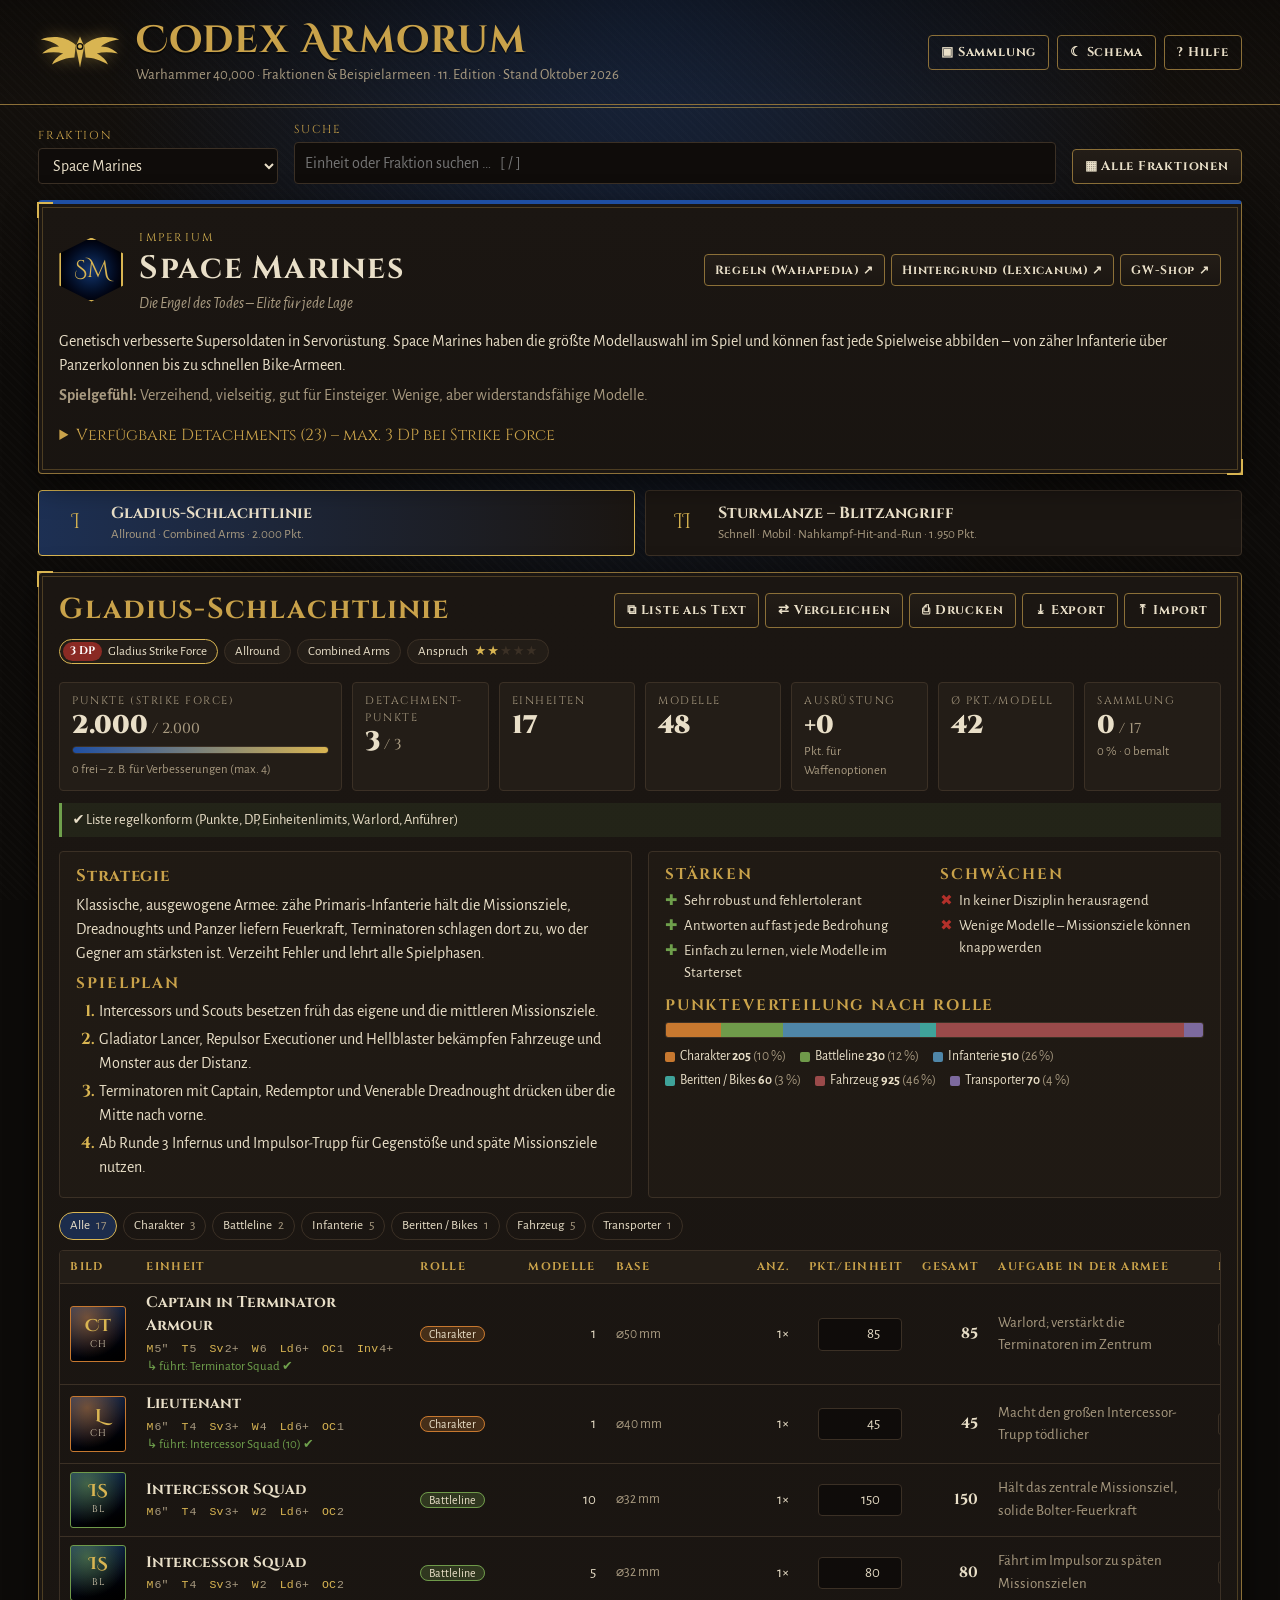
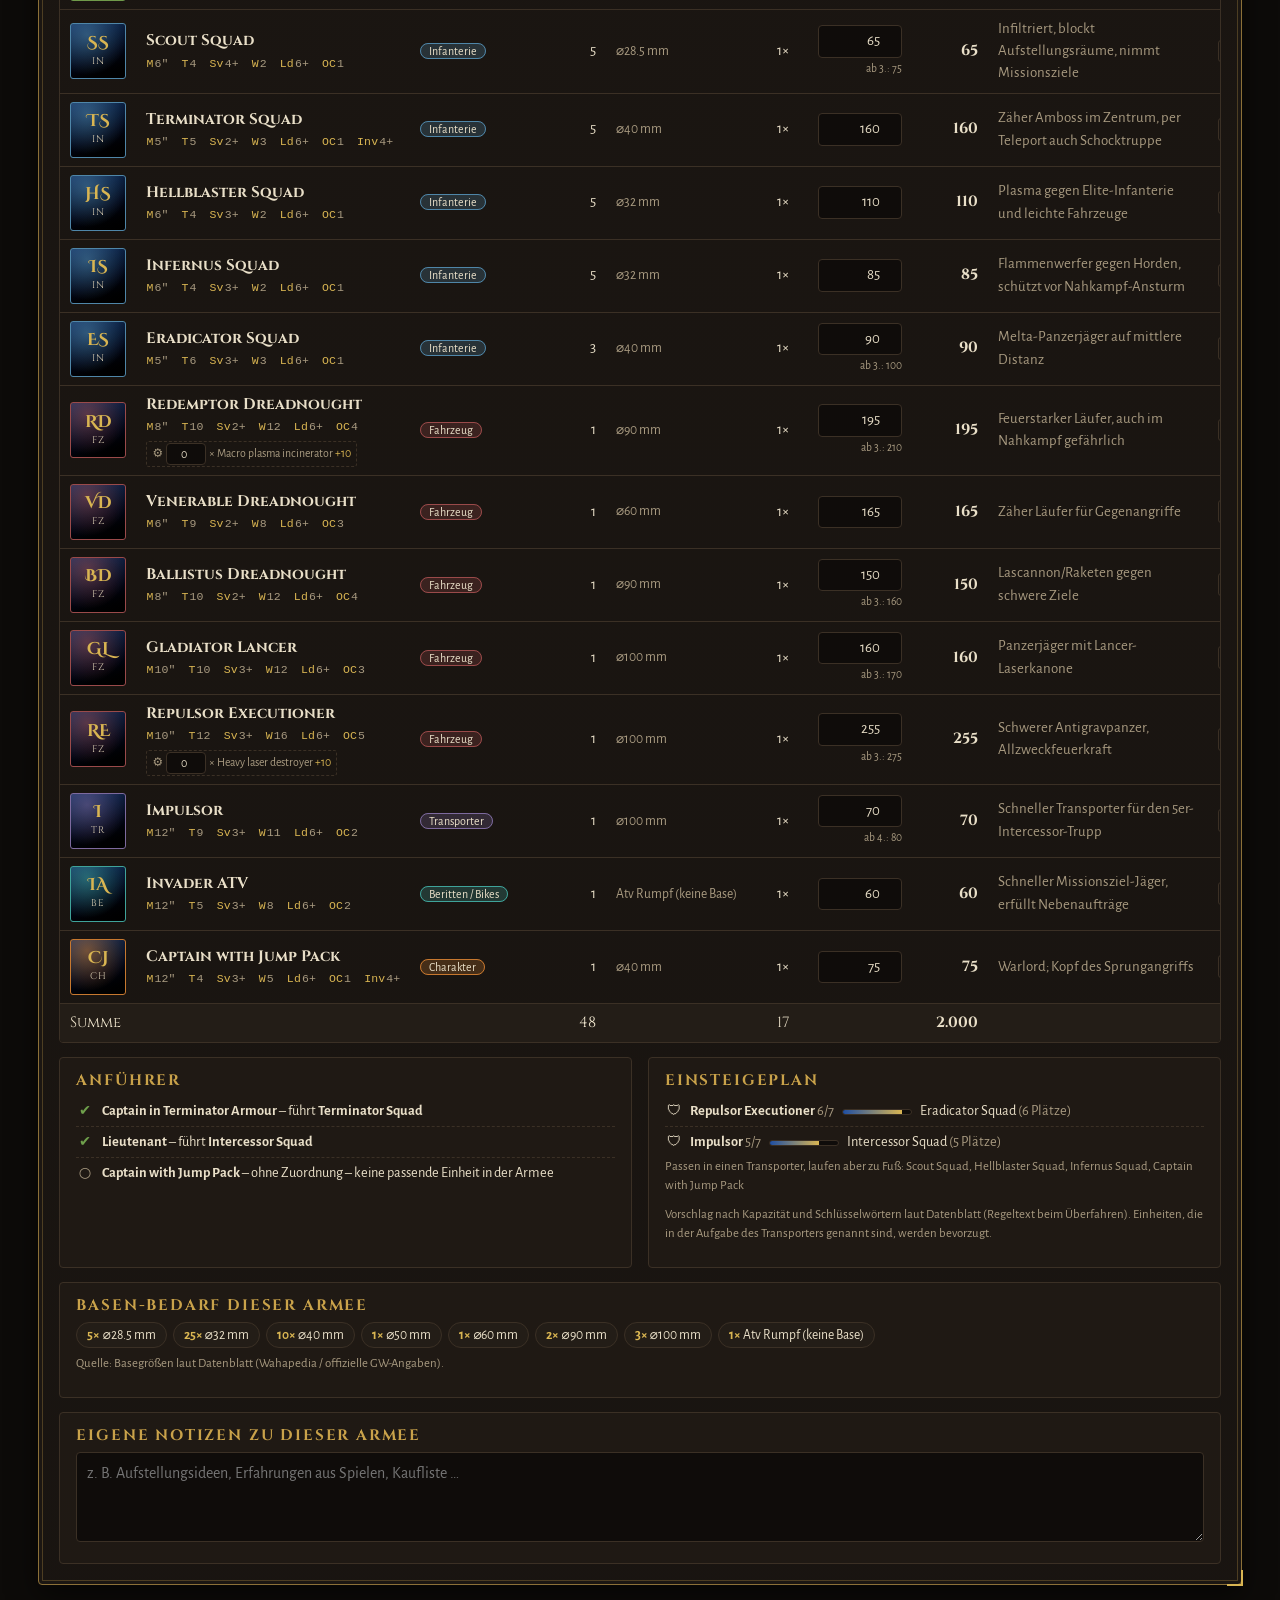
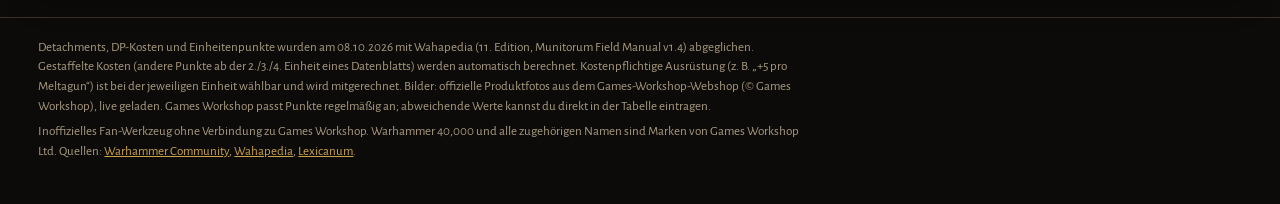
<file: index.html>
<!doctype html>
<html lang="de" data-theme="dark">
<head>
  <meta charset="utf-8">
  <meta name="viewport" content="width=device-width, initial-scale=1">
  <title>Codex Armorum – Warhammer 40k Armee-Kompendium</title>
  <meta name="description" content="Fraktionen und Beispielarmeen für Warhammer 40,000 (11. Edition) mit Punkten, Strategien und Links.">
  <link rel="preconnect" href="https://fonts.googleapis.com">
  <link rel="preconnect" href="https://fonts.gstatic.com" crossorigin>
  <link href="https://fonts.googleapis.com/css2?family=Cinzel:wght@500;700;900&family=Cinzel+Decorative:wght@700;900&family=Alegreya+Sans:ital,wght@0,400;0,500;0,700;1,400&display=swap" rel="stylesheet">
  <link rel="stylesheet" href="assets/css/theme.css">
</head>
<body>
  <header class="site-header">
    <div class="brand">
      <svg class="emblem" viewBox="0 0 120 60" aria-hidden="true">
        <g fill="currentColor">
          <path d="M60 8 L66 22 L60 52 L54 22 Z"/>
          <path d="M54 20 C40 8 22 6 4 12 C18 14 26 18 30 22 C20 22 12 26 6 32 C18 30 28 30 36 32 C28 36 22 42 20 48 C30 42 42 38 52 38 Z"/>
          <path d="M66 20 C80 8 98 6 116 12 C102 14 94 18 90 22 C100 22 108 26 114 32 C102 30 92 30 84 32 C92 36 98 42 100 48 C90 42 78 38 68 38 Z"/>
          <circle cx="60" cy="22" r="5" fill="var(--bg)"/>
          <circle cx="60" cy="22" r="3"/>
        </g>
      </svg>
      <div>
        <h1>Codex Armorum</h1>
        <p class="subtitle">Warhammer 40,000 · Fraktionen &amp; Beispielarmeen · <span id="editionInfo"></span></p>
      </div>
    </div>
    <div class="header-actions">
      <button class="btn ghost" id="btnCollection" title="Sammlung über alle Fraktionen (S)">▣ Sammlung</button>
      <button class="btn ghost" id="btnTheme" title="Farbschema wechseln (T)">☾ Schema</button>
      <button class="btn ghost" id="btnHelp" title="Hilfe (?)">? Hilfe</button>
    </div>
  </header>

  <section class="toolbar" aria-label="Auswahl">
    <div class="field">
      <label for="factionSelect">Fraktion</label>
      <select id="factionSelect"></select>
    </div>
    <div class="field grow search">
      <label for="globalSearch">Suche</label>
      <input id="globalSearch" type="search" autocomplete="off" placeholder="Einheit oder Fraktion suchen …   [ / ]">
      <div id="searchResults" class="search-results" hidden></div>
    </div>
    <div class="field">
      <label>&nbsp;</label>
      <button class="btn" id="btnGrid" aria-expanded="false">▦ Alle Fraktionen</button>
    </div>
  </section>

  <section id="factionGrid" class="faction-grid" hidden></section>

  <main id="main">
    <section id="factionPanel" class="panel faction-panel"></section>
    <nav id="armyTabs" class="army-tabs" aria-label="Armeen"></nav>
    <section id="armyPanel"></section>
  </main>

  <footer class="site-footer">
    <p id="pointsNote"></p>
    <p>
      Inoffizielles Fan-Werkzeug ohne Verbindung zu Games Workshop. Warhammer 40,000 und alle zugehörigen Namen sind
      Marken von Games Workshop Ltd. Quellen: <a href="https://www.warhammer-community.com/de-de/" target="_blank" rel="noopener">Warhammer Community</a>,
      <a href="https://wahapedia.ru/wh40k11ed/the-rules/core-rules/" target="_blank" rel="noopener">Wahapedia</a>,
      <a href="https://wh40k.lexicanum.com/" target="_blank" rel="noopener">Lexicanum</a>.
    </p>
  </footer>

  <!-- Dialoge -->
  <dialog id="dlgText" class="dlg">
    <form method="dialog" class="dlg-inner">
      <h3>Armeeliste als Text</h3>
      <textarea id="listText" rows="18" readonly></textarea>
      <div class="dlg-actions">
        <button type="button" class="btn" id="btnCopy">⧉ In Zwischenablage</button>
        <button class="btn ghost">Schließen</button>
      </div>
    </form>
  </dialog>

  <dialog id="dlgCompare" class="dlg wide">
    <form method="dialog" class="dlg-inner">
      <h3>Armeen vergleichen</h3>
      <div class="compare-pick">
        <select id="cmpA"></select>
        <span>vs.</span>
        <select id="cmpB"></select>
      </div>
      <div id="compareBody"></div>
      <div class="dlg-actions"><button class="btn ghost">Schließen</button></div>
    </form>
  </dialog>

  <dialog id="dlgCollection" class="dlg wide">
    <form method="dialog" class="dlg-inner">
      <h3>Meine Sammlung</h3>
      <label class="muted small"><input type="checkbox" id="colAll"> Auch Fraktionen ohne Sammlung anzeigen</label>
      <div id="collectionBody"></div>
      <div class="dlg-actions"><button class="btn ghost">Schließen</button></div>
    </form>
  </dialog>

  <dialog id="dlgHelp" class="dlg">
    <form method="dialog" class="dlg-inner">
      <h3>Bedienung</h3>
      <ul class="help-list">
        <li><b>Fraktion &amp; Armee</b> wählst du oben bzw. über die Reiter. Die Adresszeile merkt sich die Auswahl (Lesezeichen möglich).</li>
        <li><b>Suche</b> <kbd>/</kbd> findet Einheiten über alle Fraktionen hinweg und springt direkt zur Zeile.</li>
        <li><b>Punkte anpassen:</b> Wert in der Spalte „Pkt./Einheit“ ändern – gilt für diese Einheit in allen Listen der Fraktion. Geänderte Werte sind markiert und lassen sich zurücksetzen.</li>
        <li><b>Sammlung:</b> Kreis-Symbol klicken: Fehlt → Vorhanden → Bemalt. Daneben trägst du ein, wie viele Einheiten du besitzt. „▣ Sammlung“ <kbd>S</kbd> zeigt über alle Fraktionen, welche Armeen du schon spielen kannst und was noch fehlt.</li>
        <li><b>Anführer &amp; Einsteigeplan</b> unter der Tabelle prüfen, ob Charaktere ihre Einheit laut Datenblatt führen dürfen, und schlagen vor, wer in welchen Transporter passt.</li>
        <li><b>Eigene Bilder:</b> auf das Platzhalterbild klicken und eine Bild-URL einfügen (z. B. von deinem eigenen Foto oder aus dem Shop).</li>
        <li><b>Rollenfilter &amp; Sortierung:</b> Chips über der Tabelle bzw. Klick auf die Spaltenköpfe.</li>
        <li><b>Export/Import</b> sichert deine Punkte, Sammlung, Bilder und Notizen als JSON-Datei.</li>
        <li>Tastatur: <kbd>/</kbd> Suche · <kbd>←</kbd>/<kbd>→</kbd> Armee wechseln · <kbd>T</kbd> Farbschema · <kbd>?</kbd> Hilfe · <kbd>Esc</kbd> schließen</li>
      </ul>
      <div class="dlg-actions"><button class="btn ghost">Schließen</button></div>
    </form>
  </dialog>

  <input type="file" id="importFile" accept="application/json,.json" hidden>
  <div id="toast" class="toast" role="status" aria-live="polite"></div>
  <figure id="imgPreview" class="img-preview" hidden><img alt=""><figcaption></figcaption></figure>

  <script src="assets/js/core.js"></script>
  <script src="data/config.js"></script>
  <script src="data/manifest.js"></script>
  <script src="data/images.js"></script>
  <script src="data/datasheets.js"></script>
  <script src="assets/js/app.js"></script>
</body>
</html>
</file>
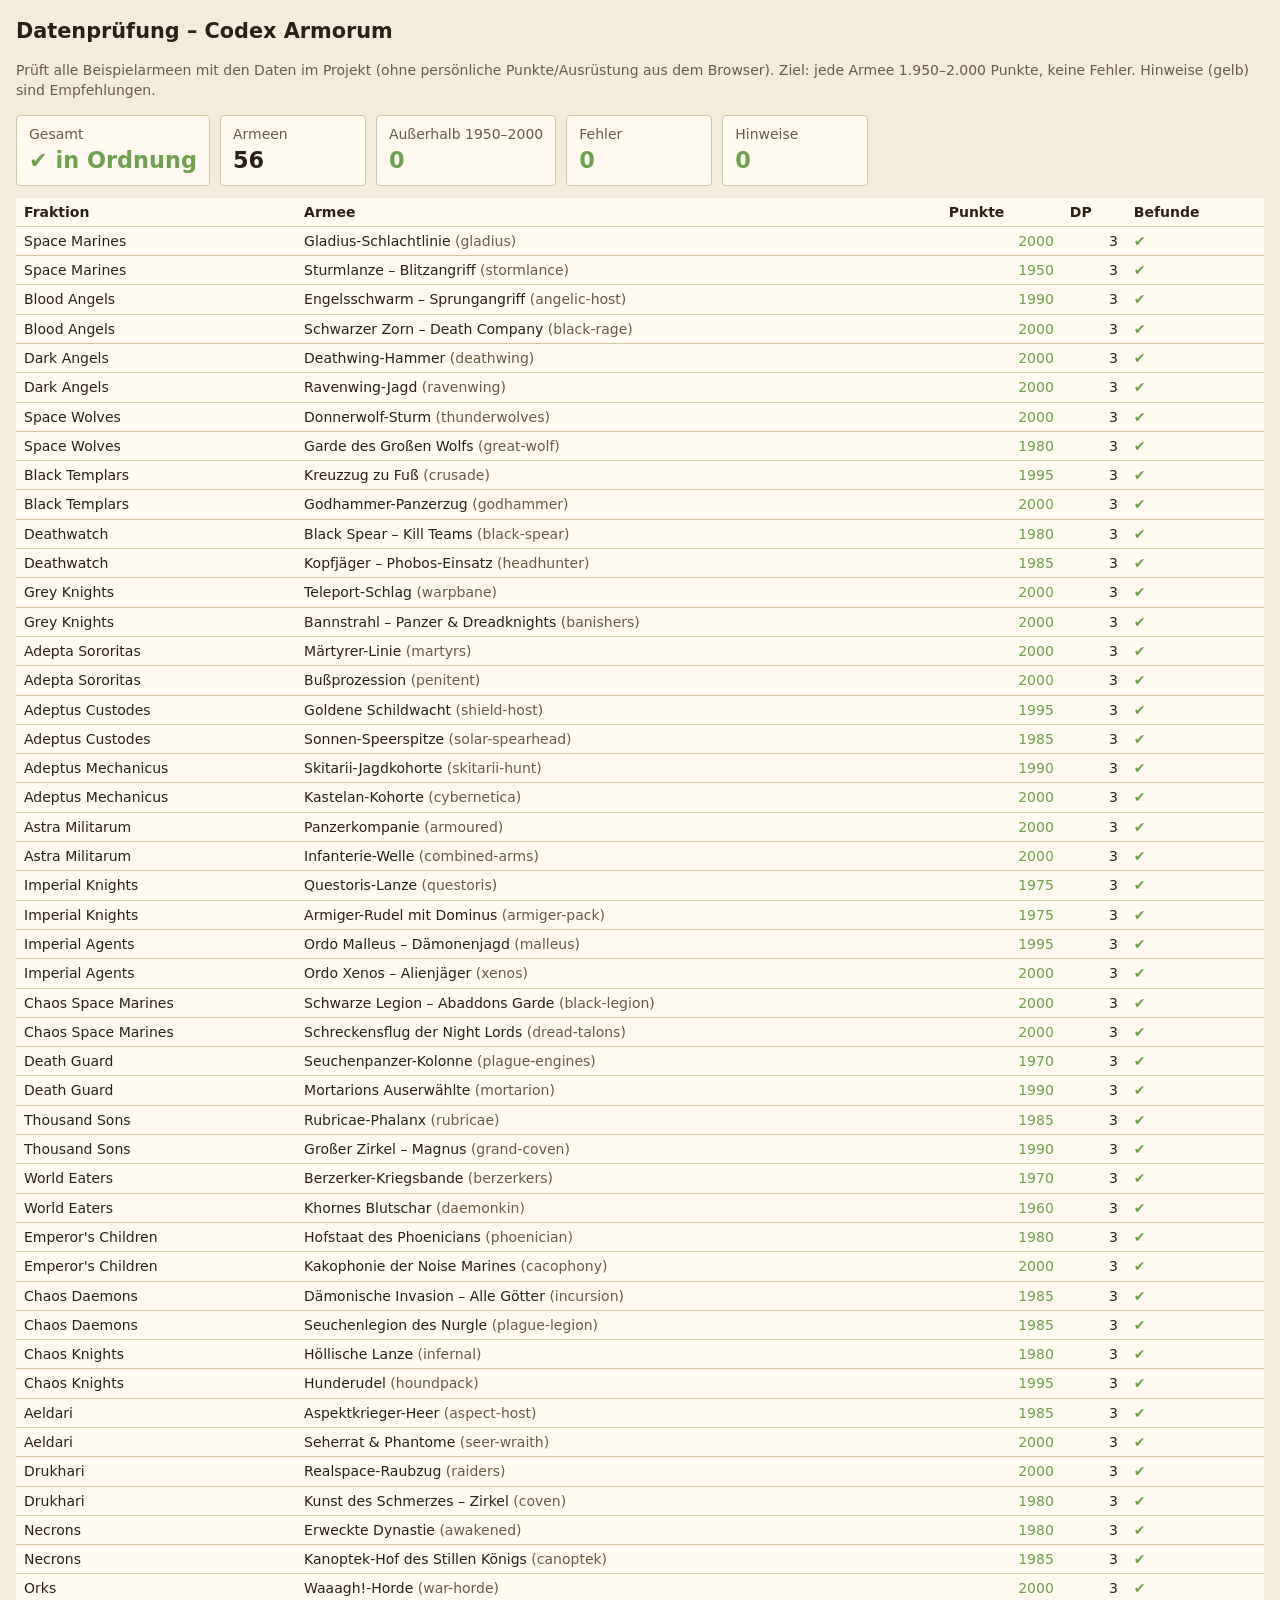
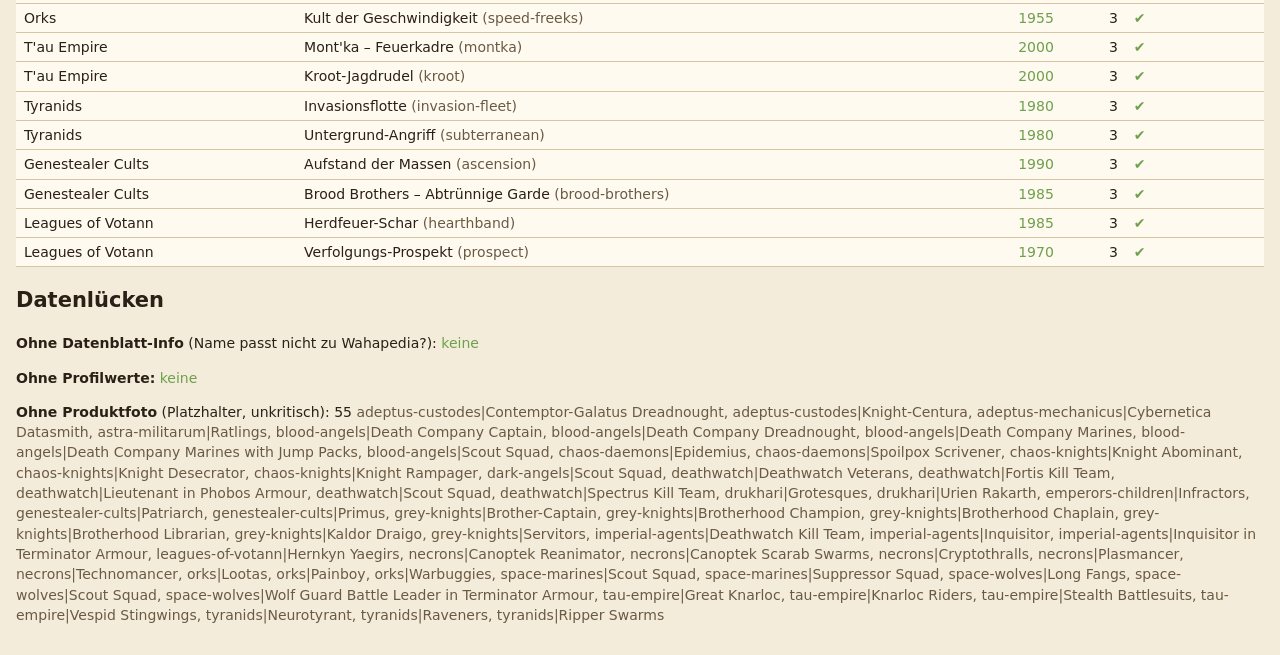
<file: tools/validate.html>
<!doctype html>
<html lang="de">
<head>
  <meta charset="utf-8">
  <meta name="viewport" content="width=device-width, initial-scale=1">
  <title>Datenprüfung – Codex Armorum</title>
  <style>
    :root { --bg: #14110e; --panel: #1f1a15; --line: #3b3025; --text: #e9dfc8; --dim: #a89a80; --ok: #6fa04c; --err: #c8443c; --warn: #c9a227; }
    @media (prefers-color-scheme: light) { :root { --bg: #f4ecda; --panel: #fffaf0; --line: #d6c5a0; --text: #2a2016; --dim: #6a5a44; } }
    body { margin: 0; padding: 16px; background: var(--bg); color: var(--text); font: 14px/1.45 system-ui, 'Segoe UI', sans-serif; }
    h1 { font-size: 1.3rem; margin: 0 0 4px; } .dim { color: var(--dim); }
    .summary { display: flex; flex-wrap: wrap; gap: 10px; margin: 12px 0; }
    .box { background: var(--panel); border: 1px solid var(--line); border-radius: 4px; padding: 8px 12px; min-width: 120px; }
    .box b { display: block; font-size: 1.4rem; }
    .ok { color: var(--ok); } .err { color: var(--err); } .warn { color: var(--warn); }
    table { border-collapse: collapse; width: 100%; background: var(--panel); }
    th, td { border-bottom: 1px solid var(--line); padding: 4px 8px; text-align: left; vertical-align: top; }
    th { position: sticky; top: 0; background: var(--panel); }
    td.num { text-align: right; white-space: nowrap; }
    ul { margin: 0; padding-left: 1.1em; }
    section { margin-top: 18px; }
  </style>
</head>
<body>
  <h1>Datenprüfung – Codex Armorum</h1>
  <p class="dim">Prüft alle Beispielarmeen mit den Daten im Projekt (ohne persönliche Punkte/Ausrüstung aus dem Browser).
    Ziel: jede Armee 1.950–2.000 Punkte, keine Fehler. Hinweise (gelb) sind Empfehlungen.</p>
  <div id="out">Lade Daten …</div>

  <script>window.WH40K_EPHEMERAL = true;</script>
  <script src="../assets/js/core.js"></script>
  <script src="../data/config.js"></script>
  <script src="../data/manifest.js"></script>
  <script src="../data/images.js"></script>
  <script src="../data/datasheets.js"></script>
  <script>
    (async function () {
      const W = window.WH40K;
      W.config.factionPath = '../data/factions/';
      const failed = await W.loadFactions();
      const LO = 1950, HI = 2000;
      const esc = W.util.esc;
      const rows = [];
      const result = { armies: 0, errors: 0, hints: 0, pointsOutOfRange: 0, failedFiles: failed, missingSheet: [], missingImage: [], missingStats: [], details: [] };
      W.factions.forEach((f) => f.armies.forEach((a) => {
        const c = W.calc.army(f, a);
        const errors = c.warnings.filter((w) => w.level === 'error').map((w) => w.text);
        const hints = c.warnings.filter((w) => w.level !== 'error').map((w) => w.text);
        const oor = c.total < LO || c.total > HI;
        result.armies++; result.errors += errors.length; result.hints += hints.length; if (oor) result.pointsOutOfRange++;
        result.details.push({ army: f.id + '/' + a.id, total: c.total, dp: c.dp, errors, hints });
        rows.push('<tr><td>' + esc(f.name) + '</td><td>' + esc(a.name) + ' <span class="dim">(' + esc(a.id) + ')</span></td>' +
          '<td class="num ' + (oor ? 'err' : 'ok') + '">' + c.total + '</td><td class="num ' + (c.dp > c.size.dp ? 'err' : '') + '">' + c.dp + '</td>' +
          '<td>' + (errors.length ? '<ul class="err">' + errors.map((e) => '<li>' + esc(e) + '</li>').join('') + '</ul>' : '<span class="ok">✔</span>') +
          (hints.length ? '<ul class="warn">' + hints.map((e) => '<li>' + esc(e) + '</li>').join('') + '</ul>' : '') + '</td></tr>');
        a.units.forEach((u) => {
          const key = f.id + '|' + u.name;
          const s = W.util.sheetOf(f, u);
          if (!s) result.missingSheet.push(key);
          else if (!s.stats) result.missingStats.push(key);
          if (!W.util.productOf(u) && !u.image) result.missingImage.push(key);
        });
      }));
      ['missingSheet', 'missingImage', 'missingStats'].forEach((k) => { result[k] = [...new Set(result[k])].sort(); });
      window.__VALIDATION = result;   // für automatisierte Auswertung (z. B. durch Claude)

      const allOk = !result.errors && !result.pointsOutOfRange && !failed.length;
      document.getElementById('out').innerHTML =
        '<div class="summary">' +
          '<div class="box"><span class="dim">Gesamt</span><b class="' + (allOk ? 'ok' : 'err') + '">' + (allOk ? '✔ in Ordnung' : '✖ Probleme') + '</b></div>' +
          '<div class="box"><span class="dim">Armeen</span><b>' + result.armies + '</b></div>' +
          '<div class="box"><span class="dim">Außerhalb ' + LO + '–' + HI + '</span><b class="' + (result.pointsOutOfRange ? 'err' : 'ok') + '">' + result.pointsOutOfRange + '</b></div>' +
          '<div class="box"><span class="dim">Fehler</span><b class="' + (result.errors ? 'err' : 'ok') + '">' + result.errors + '</b></div>' +
          '<div class="box"><span class="dim">Hinweise</span><b class="' + (result.hints ? 'warn' : 'ok') + '">' + result.hints + '</b></div>' +
        '</div>' +
        (failed.length ? '<p class="err">Nicht ladbare Fraktionsdateien: ' + esc(failed.join(', ')) + ' (Syntaxfehler?)</p>' : '') +
        '<table><thead><tr><th>Fraktion</th><th>Armee</th><th>Punkte</th><th>DP</th><th>Befunde</th></tr></thead><tbody>' + rows.join('') + '</tbody></table>' +
        '<section><h2>Datenlücken</h2>' +
          '<p><b>Ohne Datenblatt-Info</b> (Name passt nicht zu Wahapedia?): ' + (result.missingSheet.length ? '<span class="err">' + esc(result.missingSheet.join(', ')) + '</span>' : '<span class="ok">keine</span>') + '</p>' +
          '<p><b>Ohne Profilwerte:</b> ' + (result.missingStats.length ? esc(result.missingStats.join(', ')) : '<span class="ok">keine</span>') + '</p>' +
          '<p><b>Ohne Produktfoto</b> (Platzhalter, unkritisch): ' + result.missingImage.length + ' <span class="dim">' + esc(result.missingImage.join(', ')) + '</span></p>' +
        '</section>';
    })();
  </script>
</body>
</html>
</file>
<file: assets/css/theme.css>
/* =====================================================================
 * Codex Armorum – Gothic-Grimdark-Theme
 * Farben als Tokens; --fc / --fc2 werden pro Fraktion von app.js gesetzt.
 * ===================================================================== */

:root {
  --font-display: 'Cinzel Decorative', 'Cinzel', 'Trajan Pro', Georgia, serif;
  --font-head: 'Cinzel', 'Trajan Pro', Georgia, serif;
  --font-body: 'Alegreya Sans', 'Segoe UI', system-ui, sans-serif;

  --fc: #8a1c1c;
  --fc2: #c9a24a;

  --radius: 4px;
  --gap: 16px;
}

:root[data-theme='dark'] {
  --bg: #0d0b09;
  --bg-2: #15110d;
  --panel: #1b1612;
  --panel-2: #231d17;
  --line: #3b3025;
  --gold: #c9a24a;
  --gold-dim: #8c7038;
  --text: #e9dfc8;
  --text-dim: #a89a80;
  --red: #b3302a;
  --green: #6fa04c;
  --shadow: 0 10px 30px rgba(0, 0, 0, 0.55);
  --input: #0f0c0a;
  --fc2-text: var(--fc2);
  color-scheme: dark;
}

:root[data-theme='light'] {
  --bg: #e8dcc2;
  --bg-2: #dccdac;
  --panel: #f4ecda;
  --panel-2: #ebdfc4;
  --line: #bca57a;
  --gold: #8a6420;
  --gold-dim: #a8884e;
  --text: #2a2016;
  --text-dim: #6a5a44;
  --red: #9a231d;
  --green: #4a7a2c;
  --shadow: 0 8px 22px rgba(70, 50, 20, 0.18);
  --input: #fffaf0;
  /* Fraktions-Akzent abgedunkelt, damit helle Akzente auf Pergament lesbar bleiben */
  --fc2-text: color-mix(in srgb, var(--fc2) 35%, #2a2016);
  color-scheme: light;
}

* { box-sizing: border-box; }

html, body { margin: 0; }

body {
  font-family: var(--font-body);
  font-size: 16px;
  line-height: 1.5;
  color: var(--text);
  background-color: var(--bg);
  background-image:
    radial-gradient(ellipse at 50% -10%, color-mix(in srgb, var(--fc) 35%, transparent), transparent 60%),
    repeating-linear-gradient(45deg, rgba(255, 255, 255, 0.012) 0 2px, transparent 2px 6px),
    linear-gradient(180deg, var(--bg-2), var(--bg) 40%);
  background-attachment: fixed;
  min-height: 100vh;
  transition: background-color 0.3s;
}

a { color: var(--gold); }
a:hover { color: var(--text); }

h1, h2, h3, h4, h5 { font-family: var(--font-head); letter-spacing: 0.04em; margin: 0 0 0.4em; line-height: 1.2; }
h4 { font-size: 0.95rem; color: var(--gold); text-transform: uppercase; letter-spacing: 0.12em; }
.muted { color: var(--text-dim); }

kbd {
  font-family: ui-monospace, monospace;
  font-size: 0.8em;
  border: 1px solid var(--line);
  border-bottom-width: 2px;
  border-radius: 3px;
  padding: 0 5px;
  background: var(--panel-2);
}

/* ---------- Header ---------- */
.site-header {
  display: flex;
  align-items: center;
  justify-content: space-between;
  gap: var(--gap);
  padding: 18px max(16px, 3vw);
  border-bottom: 1px solid var(--gold-dim);
  background: linear-gradient(180deg, rgba(0, 0, 0, 0.35), transparent);
  position: relative;
}
.site-header::after {
  content: '';
  position: absolute;
  left: 0; right: 0; bottom: -4px;
  height: 1px;
  background: linear-gradient(90deg, transparent, var(--fc2), transparent);
  opacity: 0.6;
}
.brand { display: flex; align-items: center; gap: 14px; min-width: 0; }
.emblem { width: 84px; height: 42px; color: var(--fc2); flex: none; filter: drop-shadow(0 0 8px color-mix(in srgb, var(--fc2) 40%, transparent)); }
.site-header h1 {
  font-family: var(--font-display);
  font-size: clamp(1.5rem, 3.4vw, 2.4rem);
  margin: 0;
  color: var(--gold);
  text-shadow: 0 2px 0 rgba(0, 0, 0, 0.5);
}
.subtitle { margin: 0; color: var(--text-dim); font-size: 0.92rem; }
.header-actions { display: flex; gap: 8px; flex: none; }

/* ---------- Buttons ---------- */
.btn {
  font-family: var(--font-head);
  font-size: 0.8rem;
  font-weight: 700;
  letter-spacing: 0.06em;
  color: var(--text);
  background: linear-gradient(180deg, var(--panel-2), var(--panel));
  border: 1px solid var(--gold-dim);
  border-radius: var(--radius);
  padding: 8px 12px;
  cursor: pointer;
  text-decoration: none;
  display: inline-flex;
  align-items: center;
  gap: 6px;
  white-space: nowrap;
  transition: border-color 0.15s, background 0.15s, transform 0.05s;
}
.btn:hover { border-color: var(--gold); background: var(--panel-2); color: var(--text); }
.btn:active { transform: translateY(1px); }
.btn.ghost { background: transparent; }
.btn.warn { border-color: var(--red); }
.btn.link { font-size: 0.75rem; padding: 6px 10px; }
button:focus-visible, a:focus-visible, select:focus-visible, input:focus-visible, textarea:focus-visible, th:focus-visible {
  outline: 2px solid var(--fc2);
  outline-offset: 2px;
}

/* ---------- Toolbar ---------- */
.toolbar {
  display: flex;
  gap: var(--gap);
  align-items: flex-end;
  flex-wrap: wrap;
  padding: 16px max(16px, 3vw) 0;
}
.field { display: flex; flex-direction: column; gap: 4px; min-width: 0; }
.field.grow { flex: 1 1 260px; }
.field label { font-family: var(--font-head); font-size: 0.72rem; letter-spacing: 0.14em; text-transform: uppercase; color: var(--gold); }
select, input[type='search'], input[type='number'], textarea {
  font: inherit;
  color: var(--text);
  background: var(--input);
  border: 1px solid var(--line);
  border-radius: var(--radius);
  padding: 8px 10px;
}
select { min-width: 240px; max-width: 100%; }
.search { position: relative; }
.search input { width: 100%; }
.search-results {
  position: absolute;
  top: 100%;
  left: 0; right: 0;
  z-index: 30;
  margin-top: 4px;
  max-height: 60vh;
  overflow: auto;
  background: var(--panel);
  border: 1px solid var(--gold-dim);
  border-radius: var(--radius);
  box-shadow: var(--shadow);
}
.sr-item {
  display: flex;
  gap: 10px;
  width: 100%;
  text-align: left;
  padding: 8px 12px;
  border: 0;
  border-bottom: 1px solid var(--line);
  background: transparent;
  color: var(--text);
  font: inherit;
  cursor: pointer;
}
.sr-item:hover, .sr-item:focus { background: var(--panel-2); outline: none; }
.sr-item small { display: block; color: var(--text-dim); font-size: 0.8rem; }
.sr-icon { color: var(--fc2-text); width: 1.2em; flex: none; }
.sr-empty { padding: 10px 12px; margin: 0; color: var(--text-dim); }

/* ---------- Fraktions-Kacheln ---------- */
.faction-grid { padding: 16px max(16px, 3vw) 0; }
.grid-group h3 { font-size: 0.9rem; color: var(--gold); text-transform: uppercase; letter-spacing: 0.16em; margin: 12px 0 8px; }
.tiles { display: grid; grid-template-columns: repeat(auto-fill, minmax(190px, 1fr)); gap: 10px; }
.tile {
  text-align: left;
  cursor: pointer;
  border: 1px solid var(--line);
  border-left: 6px solid var(--fc);
  border-radius: var(--radius);
  padding: 10px 12px;
  color: var(--text);
  background: linear-gradient(135deg, color-mix(in srgb, var(--fc) 30%, var(--panel)), var(--panel) 70%);
  display: flex;
  flex-direction: column;
  gap: 2px;
  transition: transform 0.1s, border-color 0.15s;
}
.tile:hover { transform: translateY(-2px); border-color: var(--fc2); }
.tile.active { outline: 2px solid var(--fc2); }
.tile-name { font-family: var(--font-head); font-weight: 700; }
.tile-tag { font-size: 0.8rem; color: var(--text-dim); }

/* ---------- Panels ---------- */
main { padding: 16px max(16px, 3vw) 32px; display: flex; flex-direction: column; gap: var(--gap); }
.panel {
  position: relative;
  background: linear-gradient(180deg, var(--panel), color-mix(in srgb, var(--panel) 85%, var(--bg)));
  border: 1px solid var(--gold-dim);
  border-radius: var(--radius);
  box-shadow: var(--shadow), inset 0 0 0 3px var(--panel), inset 0 0 0 4px color-mix(in srgb, var(--gold-dim) 45%, transparent);
  padding: 20px;
}
/* Eck-Ornamente */
.panel::before, .panel::after {
  content: '';
  position: absolute;
  width: 14px; height: 14px;
  border: 2px solid var(--fc2);
  pointer-events: none;
}
.panel::before { top: -2px; left: -2px; border-right: 0; border-bottom: 0; }
.panel::after { bottom: -2px; right: -2px; border-left: 0; border-top: 0; }

.faction-panel { border-top: 4px solid var(--fc); }
.faction-head { display: flex; gap: 16px; align-items: center; flex-wrap: wrap; }
.faction-mark {
  width: 64px; height: 64px;
  flex: none;
  display: grid;
  place-items: center;
  font-family: var(--font-display);
  font-size: 1.5rem;
  color: var(--fc2);
  background: radial-gradient(circle, color-mix(in srgb, var(--fc) 70%, #000), #000);
  border: 2px solid var(--fc2);
  clip-path: polygon(50% 0, 100% 25%, 100% 75%, 50% 100%, 0 75%, 0 25%);
}
.faction-title { flex: 1 1 260px; min-width: 0; }
.faction-title h2 { font-size: clamp(1.4rem, 3vw, 2rem); margin: 2px 0; }
.group-badge {
  font-family: var(--font-head);
  font-size: 0.7rem;
  letter-spacing: 0.2em;
  text-transform: uppercase;
  color: var(--fc2-text);
}
.tagline { margin: 0; color: var(--text-dim); font-style: italic; }
.faction-links { display: flex; gap: 6px; flex-wrap: wrap; }
.faction-desc { margin: 14px 0 6px; }
.faction-play { margin: 0 0 10px; color: var(--text-dim); }

.detachments summary { cursor: pointer; font-family: var(--font-head); color: var(--gold); padding: 6px 0; }
.detachments h5 { margin: 10px 0 4px; font-size: 0.8rem; color: var(--text-dim); text-transform: uppercase; letter-spacing: 0.1em; }
.det-list { list-style: none; padding: 0; margin: 0; display: flex; flex-wrap: wrap; gap: 6px; }
.det-list li {
  display: inline-flex;
  align-items: center;
  gap: 6px;
  padding: 3px 8px 3px 3px;
  border: 1px solid var(--line);
  border-radius: 999px;
  font-size: 0.85rem;
  background: var(--panel-2);
}
.det-list li.used { border-color: var(--fc2); box-shadow: 0 0 0 1px var(--fc2) inset; }
.dp {
  font-family: var(--font-head);
  font-size: 0.68rem;
  font-weight: 700;
  border-radius: 999px;
  padding: 1px 7px;
  color: #fff;
  background: #5b5b5b;
}
.dp-1 { background: #4c6b3a; }
.dp-2 { background: #8a6a24; }
.dp-3 { background: #8a2a24; }

/* ---------- Armee-Reiter ---------- */
.army-tabs { display: flex; gap: 10px; flex-wrap: wrap; }
.army-tab {
  flex: 1 1 260px;
  display: flex;
  align-items: center;
  gap: 12px;
  text-align: left;
  padding: 10px 14px;
  cursor: pointer;
  color: var(--text);
  background: var(--panel);
  border: 1px solid var(--line);
  border-radius: var(--radius);
  font: inherit;
  transition: border-color 0.15s, background 0.15s;
}
.army-tab:hover { border-color: var(--gold-dim); }
.army-tab.active {
  border-color: var(--fc2);
  background: linear-gradient(90deg, color-mix(in srgb, var(--fc) 45%, var(--panel)), var(--panel));
}
.tab-num {
  font-family: var(--font-display);
  font-size: 1.3rem;
  color: var(--fc2-text);
  width: 2.2em;
  text-align: center;
  flex: none;
}
.tab-body { display: flex; flex-direction: column; min-width: 0; }
.tab-name { font-family: var(--font-head); font-weight: 700; }
.tab-meta { font-size: 0.82rem; color: var(--text-dim); }

/* ---------- Armee ---------- */
.army-head { display: flex; justify-content: space-between; gap: var(--gap); flex-wrap: wrap; align-items: flex-start; }
.army-head h2 { font-size: clamp(1.3rem, 2.6vw, 1.8rem); color: var(--gold); }
.actions { display: flex; gap: 6px; flex-wrap: wrap; }
.chips { display: flex; flex-wrap: wrap; gap: 6px; }
.chip {
  display: inline-flex;
  align-items: center;
  gap: 6px;
  font-size: 0.82rem;
  padding: 2px 10px;
  border: 1px solid var(--line);
  border-radius: 999px;
  background: var(--panel-2);
}
.chip.det { padding-left: 3px; border-color: var(--fc2); }
.stars { color: var(--fc2-text); letter-spacing: 1px; }
.stars span { color: var(--line); }

.stats {
  display: grid;
  grid-template-columns: repeat(auto-fit, minmax(130px, 1fr));
  gap: 10px;
  margin: 18px 0 12px;
}
.stat {
  border: 1px solid var(--line);
  border-radius: var(--radius);
  padding: 10px 12px;
  background: var(--panel-2);
  display: flex;
  flex-direction: column;
  gap: 2px;
}
.stat.wide { grid-column: span 2; }
.stat-label { font-family: var(--font-head); font-size: 0.68rem; letter-spacing: 0.14em; text-transform: uppercase; color: var(--text-dim); }
.stat-value { font-family: var(--font-head); font-size: 1.6rem; font-weight: 900; color: var(--text); line-height: 1.1; }
.stat-value small { font-size: 0.9rem; color: var(--text-dim); font-weight: 500; }
.stat-sub { font-size: 0.8rem; color: var(--text-dim); }
.stat.bad { border-color: var(--red); }
.stat.bad .stat-value { color: var(--red); }
.bar { height: 8px; background: var(--input); border: 1px solid var(--line); border-radius: 999px; overflow: hidden; margin: 4px 0; }
.bar span { display: block; height: 100%; background: linear-gradient(90deg, var(--fc), var(--fc2)); }
.stat.bad .bar span { background: var(--red); }

.warnings p { margin: 0 0 4px; padding: 6px 10px; border-left: 3px solid var(--red); background: color-mix(in srgb, var(--red) 12%, transparent); font-size: 0.9rem; }
.warnings.ok p { border-left-color: var(--green); background: color-mix(in srgb, var(--green) 10%, transparent); }

.army-grid { display: grid; grid-template-columns: repeat(auto-fit, minmax(320px, 1fr)); gap: var(--gap); margin: 14px 0; }
.card {
  border: 1px solid var(--line);
  border-radius: var(--radius);
  padding: 14px 16px;
  background: color-mix(in srgb, var(--panel-2) 60%, transparent);
}
.card h3 { color: var(--gold); font-size: 1.05rem; }
.card p { margin: 0 0 10px; }
.plan { margin: 0; padding-left: 1.4em; }
.plan li { margin-bottom: 4px; }
.plan li::marker { color: var(--fc2-text); font-family: var(--font-head); font-weight: 700; }
.sw { display: grid; grid-template-columns: 1fr 1fr; gap: 12px; margin-bottom: 10px; }
.pros, .cons { margin: 0; padding: 0; list-style: none; font-size: 0.92rem; }
.pros li, .cons li { padding-left: 1.3em; position: relative; margin-bottom: 3px; }
.pros li::before { content: '✚'; position: absolute; left: 0; color: var(--green); }
.cons li::before { content: '✖'; position: absolute; left: 0; color: var(--red); }

.role-bar { display: flex; height: 16px; border-radius: 3px; overflow: hidden; border: 1px solid var(--line); }
.role-bar span { display: block; height: 100%; }
.role-legend { list-style: none; padding: 0; margin: 8px 0 0; display: flex; flex-wrap: wrap; gap: 4px 14px; font-size: 0.85rem; }
.role-legend i { display: inline-block; width: 10px; height: 10px; border-radius: 2px; margin-right: 5px; vertical-align: middle; }

/* ---------- Filter ---------- */
.filters { display: flex; flex-wrap: wrap; gap: 6px; margin: 6px 0 10px; }
.fchip {
  font: inherit;
  font-size: 0.82rem;
  cursor: pointer;
  color: var(--text);
  background: transparent;
  border: 1px solid var(--line);
  border-radius: 999px;
  padding: 3px 10px;
}
.fchip span { color: var(--text-dim); margin-left: 4px; }
.fchip.active { border-color: var(--fc2); background: color-mix(in srgb, var(--fc) 40%, transparent); }

/* ---------- Tabelle ---------- */
.table-wrap { overflow-x: auto; border: 1px solid var(--line); border-radius: var(--radius); }
table.units { width: 100%; border-collapse: collapse; font-size: 0.93rem; }
table.units th, table.units td { padding: 8px 10px; border-bottom: 1px solid var(--line); vertical-align: middle; text-align: left; }
table.units thead th {
  font-family: var(--font-head);
  font-size: 0.7rem;
  letter-spacing: 0.12em;
  text-transform: uppercase;
  color: var(--gold);
  background: var(--panel-2);
  position: sticky;
  top: 0;
  white-space: nowrap;
}
th.sortable { cursor: pointer; user-select: none; }
th.sortable:hover { color: var(--text); }
table.units tbody tr:hover { background: color-mix(in srgb, var(--fc) 10%, transparent); }
table.units tbody tr.painted td.c-name strong { color: var(--green); }
table.units tfoot td { font-family: var(--font-head); background: var(--panel-2); border-bottom: 0; }
.c-num, .c-pts { text-align: right !important; white-space: nowrap; }
.c-num small { color: var(--text-dim); }
.c-name strong { font-family: var(--font-head); font-size: 0.95rem; display: block; }
.c-name .enh, .c-name .leads { display: block; font-size: 0.8rem; color: var(--text-dim); }
.c-name .enh { color: var(--fc2-text); }
.c-task { color: var(--text-dim); min-width: 220px; }
.c-pts input { width: 84px; text-align: right; padding: 4px 6px; }
.c-pts .tier { display: block; font-size: 0.72rem; color: var(--text-dim); margin-top: 2px; cursor: help; }
.c-pts .tier.active { color: var(--fc2-text); font-weight: 700; }
.c-pts input.changed { border-color: var(--fc2); color: var(--fc2-text); font-weight: 700; }
.total { font-weight: 700; font-family: var(--font-head); }
.role-badge {
  font-size: 0.75rem;
  white-space: nowrap;
  padding: 1px 8px;
  border-radius: 999px;
  border: 1px solid var(--rc);
  color: var(--text);
  background: color-mix(in srgb, var(--rc) 25%, transparent);
}
.c-links { white-space: nowrap; }
.c-links a {
  display: inline-block;
  font-size: 0.78rem;
  margin-right: 4px;
  padding: 1px 6px;
  border: 1px solid var(--line);
  border-radius: 3px;
  text-decoration: none;
}
.c-links a:hover { border-color: var(--gold); }

.thumb {
  position: relative;
  width: 56px; height: 56px;
  padding: 0;
  cursor: pointer;
  border: 1px solid var(--rc);
  border-radius: 3px;
  overflow: hidden;
  background:
    radial-gradient(circle at 30% 20%, color-mix(in srgb, var(--rc) 55%, transparent), transparent 70%),
    linear-gradient(160deg, color-mix(in srgb, var(--fc) 60%, #000), #000);
}
.thumb img { position: absolute; inset: 0; width: 100%; height: 100%; object-fit: cover; z-index: 1; }
.thumb .ph { display: flex; flex-direction: column; align-items: center; justify-content: center; height: 100%; color: var(--fc2); }
.thumb .ph b { font-family: var(--font-display); font-size: 1.05rem; line-height: 1; }
.thumb .ph small { font-family: var(--font-head); font-size: 0.6rem; color: #d8ccb2; margin-top: 3px; letter-spacing: 0.1em; }
.thumb:hover { border-color: var(--fc2); }
.thumb.has-img { background: #fff; cursor: zoom-in; }
.thumb.has-img img { object-fit: contain; }
.thumb.has-img .ph { visibility: hidden; }

/* Große Bildvorschau beim Überfahren */
.img-preview {
  position: fixed;
  z-index: 60;
  margin: 0;
  width: 300px;
  padding: 8px;
  background: var(--panel);
  border: 1px solid var(--fc2);
  border-radius: var(--radius);
  box-shadow: var(--shadow);
  pointer-events: none;
}
.img-preview[hidden] { display: none; }
.img-preview img { display: block; width: 100%; height: auto; min-height: 120px; background: #fff; border-radius: 2px; }
.img-preview figcaption { font-size: 0.75rem; color: var(--text-dim); margin-top: 6px; line-height: 1.3; }

/* Profilwerte unter dem Einheitennamen */
.stat-line { display: block; font-family: ui-monospace, Consolas, monospace; font-size: 0.72rem; color: var(--text-dim); margin-top: 2px; letter-spacing: 0.01em; white-space: nowrap; }
table.units td.c-name { min-width: 240px; }
.stat-line i { font-style: normal; color: var(--fc2-text); margin: 0 1px 0 6px; }
.stat-line i:first-child, .stat-line b + i, .stat-line br + i { margin-left: 0; }
.stat-line b { font-family: var(--font-body); font-weight: 700; color: var(--text); margin-right: 4px; }

/* Hinweise (gelb) */
.warnings p.warn { border-left-color: #c9a227; background: color-mix(in srgb, #c9a227 12%, transparent); }

/* Anführer & Einsteigeplan */
.army-grid.lt { margin-top: 14px; }
.lt-list { list-style: none; margin: 0; padding: 0; font-size: 0.9rem; }
.lt-list li { display: flex; gap: 8px; padding: 4px 0; border-bottom: 1px dashed var(--line); }
.lt-list li:last-child { border-bottom: 0; }
.lt-icon { width: 1.2em; flex: none; text-align: center; }
.lt-ok .lt-icon, .leads.lt-ok { color: var(--green); }
.lt-invalid .lt-icon, .lt-missing .lt-icon, .lt-invalid > span:last-child b { color: var(--red); }
.leads.lt-invalid, .leads.lt-missing { color: var(--red); }
.lt-none .lt-icon, .lt-solo .lt-icon { color: var(--text-dim); }
.lt-bar { display: inline-block; vertical-align: middle; width: 70px; height: 6px; margin: 0 8px; background: var(--input); border: 1px solid var(--line); border-radius: 999px; overflow: hidden; }
.lt-bar span { display: block; height: 100%; background: linear-gradient(90deg, var(--fc), var(--fc2)); }

/* Sammlung: Anzahl */
.own-qty { display: inline-flex; align-items: center; gap: 3px; margin-left: 6px; font-size: 0.75rem; color: var(--text-dim); white-space: nowrap; }
.own-qty input { width: 42px; padding: 1px 3px; font-size: 0.75rem; text-align: right; }
.own-qty.short input { border-color: #c9a227; }

/* Sammlungsübersicht */
.col-stats { margin-top: 8px; }
.col-table th { white-space: nowrap; }
.col-table tbody th { color: var(--text); font-family: var(--font-head); }
.col-dot { display: inline-block; width: 10px; height: 10px; border-radius: 50%; margin-right: 6px; background: var(--fc); border: 1px solid var(--fc2); vertical-align: middle; }
.cov-cell { display: flex; flex-wrap: wrap; gap: 6px; }
.cov-chip {
  font: inherit; font-size: 0.8rem; cursor: pointer; color: var(--text); text-align: left;
  display: inline-flex; align-items: center; gap: 6px;
  border: 1px solid var(--line); border-radius: var(--radius); padding: 3px 8px; background: var(--panel-2);
}
.cov-chip:hover { border-color: var(--gold); }
.cov-chip.ready { border-color: var(--green); }
.cov-bar { width: 50px; height: 6px; background: var(--input); border-radius: 999px; overflow: hidden; border: 1px solid var(--line); }
.cov-bar span { display: block; height: 100%; background: var(--gold); }
.cov-chip.ready .cov-bar span { background: var(--green); }
.cov-pct { color: var(--text-dim); font-size: 0.75rem; white-space: nowrap; }
.cov-chip.ready .cov-pct { color: var(--green); font-weight: 700; }

/* Basegrößen */
.c-base { white-space: nowrap; font-size: 0.85rem; color: var(--text-dim); }
.bases { margin-top: 14px; }
.base-chips { display: flex; flex-wrap: wrap; gap: 6px; margin-bottom: 6px; }
.base-chip { border: 1px solid var(--line); border-radius: 999px; padding: 2px 10px; font-size: 0.85rem; background: var(--panel-2); }
.base-chip b { color: var(--fc2-text); }
.base-mixed { margin: 4px 0 6px; padding-left: 1.2em; font-size: 0.88rem; }
.small { font-size: 0.8rem; margin: 4px 0; }

/* Ausrüstungsoptionen */
.wargear { display: flex; flex-wrap: wrap; gap: 4px; margin-top: 5px; }
.wg {
  display: inline-flex;
  align-items: center;
  gap: 3px;
  font-size: 0.74rem;
  color: var(--text-dim);
  border: 1px dashed var(--line);
  border-radius: 3px;
  padding: 1px 5px;
  white-space: nowrap;
}
.wg.on { color: var(--text); border-style: solid; border-color: var(--fc2); }
.wg input { width: 40px; padding: 1px 3px; font-size: 0.75rem; text-align: right; }
.wg em { font-style: normal; color: var(--fc2-text); }
.wg-sum { font-size: 0.74rem; font-weight: 700; color: var(--fc2-text); align-self: center; }
@media print { .wg:not(.on) { display: none; } .wg input { border: 0; width: 1.6em; } .img-preview { display: none !important; } }

.own {
  font: inherit;
  font-size: 0.8rem;
  cursor: pointer;
  background: transparent;
  border: 1px solid var(--line);
  border-radius: 999px;
  padding: 2px 9px;
  color: var(--text-dim);
  display: inline-flex;
  gap: 5px;
  align-items: center;
  white-space: nowrap;
}
.own-0 { opacity: 0.75; }
.own-1 { color: var(--text); border-color: var(--gold); }
.own-2 { color: #fff; background: var(--green); border-color: var(--green); font-weight: 700; }

tr.flash { animation: flash 2.4s ease-out; }
@keyframes flash {
  0%, 30% { background: color-mix(in srgb, var(--fc2) 35%, transparent); }
  100% { background: transparent; }
}

.notes { margin-top: 14px; }
.notes textarea { width: 100%; resize: vertical; }

.empty { color: var(--text-dim); font-style: italic; }

/* ---------- Dialoge ---------- */
.dlg {
  border: 1px solid var(--gold-dim);
  border-radius: var(--radius);
  background: var(--panel);
  color: var(--text);
  padding: 0;
  width: min(720px, calc(100vw - 32px));
  box-shadow: var(--shadow);
}
.dlg.wide { width: min(1000px, calc(100vw - 32px)); }
.dlg::backdrop { background: rgba(0, 0, 0, 0.65); }
.dlg-inner { padding: 20px; }
.dlg h3 { color: var(--gold); }
.dlg textarea { width: 100%; font-family: ui-monospace, Consolas, monospace; font-size: 0.85rem; }
.dlg-actions { display: flex; justify-content: flex-end; gap: 8px; margin-top: 12px; }
.help-list { padding-left: 1.2em; }
.help-list li { margin-bottom: 6px; }
.compare-pick { display: flex; gap: 10px; align-items: center; flex-wrap: wrap; margin-bottom: 12px; }
.compare-pick select { flex: 1 1 260px; min-width: 0; }
table.compare { width: 100%; border-collapse: collapse; font-size: 0.9rem; }
table.compare th, table.compare td { padding: 6px 8px; border-bottom: 1px solid var(--line); text-align: left; vertical-align: top; }
table.compare thead th { color: var(--gold); font-family: var(--font-head); font-weight: 500; }
table.compare tbody th { color: var(--text-dim); font-weight: 500; white-space: nowrap; width: 140px; }
.cmp-bar { display: flex; align-items: center; gap: 6px; }
.cmp-bar span { display: block; height: 10px; border-radius: 2px; min-width: 2px; }
.cmp-bar em { font-style: normal; font-size: 0.8rem; color: var(--text-dim); }

.toast {
  position: fixed;
  left: 50%;
  bottom: 24px;
  transform: translate(-50%, 30px);
  opacity: 0;
  pointer-events: none;
  background: var(--panel);
  border: 1px solid var(--fc2);
  border-radius: var(--radius);
  padding: 8px 16px;
  box-shadow: var(--shadow);
  transition: opacity 0.2s, transform 0.2s;
  z-index: 50;
}
.toast.show { opacity: 1; transform: translate(-50%, 0); }

/* ---------- Footer ---------- */
.site-footer {
  padding: 20px max(16px, 3vw) 36px;
  border-top: 1px solid var(--line);
  color: var(--text-dim);
  font-size: 0.82rem;
}
.site-footer p { margin: 0 0 6px; max-width: 110ch; }

/* ---------- Mobil: Tabelle als Karten ---------- */
@media (max-width: 820px) {
  select { min-width: 0; width: 100%; }
  .field { flex: 1 1 100%; }
  .stat.wide { grid-column: 1 / -1; }
  .sw { grid-template-columns: 1fr; }
  .army-grid { grid-template-columns: 1fr; }
  .table-wrap { border: 0; overflow: visible; }
  table.units thead { display: none; }
  table.units, table.units tbody, table.units tr, table.units td { display: block; width: 100%; }
  table.units tr {
    display: grid;
    grid-template-columns: 64px 1fr;
    gap: 2px 10px;
    border: 1px solid var(--line);
    border-radius: var(--radius);
    padding: 10px;
    margin-bottom: 10px;
    background: var(--panel-2);
  }
  table.units td { border: 0; padding: 2px 0; text-align: left !important; }
  table.units td.c-img { grid-row: span 3; }
  table.units td[data-label]::before {
    content: attr(data-label) ': ';
    font-family: var(--font-head);
    font-size: 0.7rem;
    color: var(--text-dim);
    letter-spacing: 0.08em;
  }
  table.units td.c-task, table.units td.c-links, table.units td.c-own { grid-column: 1 / -1; }
  table.units tfoot tr { display: flex; justify-content: space-between; }
  table.units tfoot td:empty { display: none; }
  .site-header { flex-wrap: wrap; }
}

/* ---------- Druck ---------- */
@media print {
  :root { --bg: #fff; --panel: #fff; --panel-2: #f3f3f3; --text: #000; --text-dim: #444; --line: #bbb; --gold: #000; --gold-dim: #888; }
  body { background: #fff; font-size: 11pt; }
  .toolbar, .faction-grid, .army-tabs, .actions, .filters, .header-actions, .notes textarea:placeholder-shown, .c-links, .c-own, .c-img, .detachments, .faction-links, .toast { display: none !important; }
  .notes:has(textarea:placeholder-shown) { display: none; }
  .panel, .card, .stat { box-shadow: none; break-inside: avoid; }
  .panel::before, .panel::after { display: none; }
  .c-pts input { border: 0; background: none; width: auto; color: #000; }
  table.units thead th { position: static; }
  a { color: #000; text-decoration: none; }
}

@media (prefers-reduced-motion: reduce) {
  * { transition: none !important; animation: none !important; scroll-behavior: auto !important; }
}
</file>
